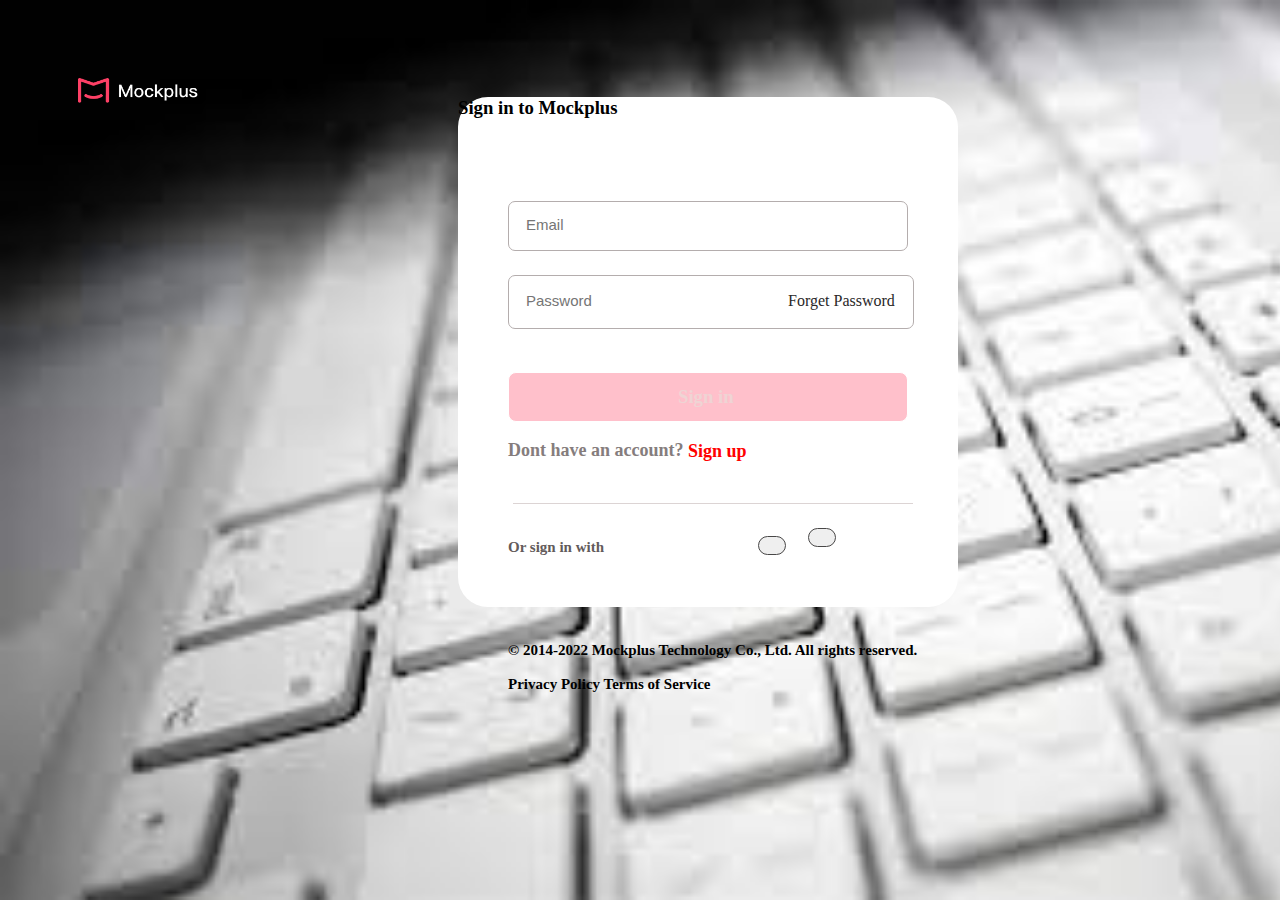
<file: index.html>
<!DOCTYPE html>
<!DOCTYPE html>
<html lang="en">
<head>
    <meta charset="UTF-8">
    <meta name="viewport" content="width=device-width, initial-scale=1.0">
    <title>Index</title>
    <link rel="stylesheet" href="1st prcess.css">
    <link rel="stylesheet" href="https://cdnjs.cloudflare.com/ajax/libs/font-awesome/6.4.0/css/all.min.css" integrity="sha512-iecdLmaskl7CVkqkXNQ/ZH/XLlvWZOJyj7Yy7tcenmpD1ypASozpmT/E0iPtmFIB46ZmdtAc9eNBvH0H/ZpiBw==" crossorigin="anonymous" referrerpolicy="no-referrer" />
</head>
<body>
    <div class="oran">
    <div class="hso405">
    <div class="blade">
   <img src="sign-logo2.png" alt="">
</div>
<div class="leg">
    <h3 class="nail">Sign in to Mockplus</h3>
    <form id="registrationForm">
        <div>
             <label for="email"></label> 
    <input id="name" type="email" name="Email"  onkeyup="validateemail()"  size="40"  placeholder="Email">
    <span id="emailError" class="error"></span>
</div>
<p>
 <div class="towel">

 </div>
 <label form="password"></label>
        <input id="pass" type="password" name="password" onkeyup="validatePassword()" size="40"  placeholder="Password">
   <span id="passwordError" class="errors"></span>
    </p>
</form>
    <div class="naruto">
        Forget Password
    </div>
    <br><br><br>
    <input id="in" type="button" name="Email" size="40" >
    <h3 id="sakura">Sign in</h3>
    <br> <br>
    <h3 id="lee">Dont have an account?</h3>
    <h3 id="victor">Sign up</h3>
    <div class="ninja">

    </div>
    <h3 id="food"> Or sign in with</h3>
    <div class="chair">
   <button id="satoru"> <i class="fa-brands fa-google g1"></i></button>
</div>
<div class="board">
    <button id="sharinga"><i class="fa-brands fa-whatsapp g2"></i></button>
</div>
</div>
<h3 id="lap">
    © 2014-2022 Mockplus Technology Co., Ltd. All rights reserved.  <br><br>
Privacy Policy Terms of Service
</h3>
</div>
</div>
<script>
 const form = document.getElementById("registrationForm");
 const email = document.getElementById("name");
 const emailError = document.getElementById("emailError");
 const emailformat = /^[a-zA-Z0-9._%+-]+@[a-zA-Z0-9.-]+\.[a-zA-Z]{2,}$/;

 function validateemail(){
        if (!email.value) {
                    emailError.textContent = "You must put a email";
                    emailError.style.color = "red";
                    
                } else if (!email.value.match(emailformat)) {
                    emailError.textContent = "please put a valid email ";
                    emailError.style.color = "red";
                    
                    
                } else {
                    emailError.textContent = " valid email";
                    emailError.style.color = "blue";
                }
    }


    </script>
    <script>
        const formm= document.getElementById("registrationForm");
        const password = document.getElementById("pass");
        const passwordError = document.getElementById("passwordError");
        const passformat = /^(?=.[a-z])(?=.[A-Z])(?=.[0-9])(?=.[!@#\$%\^&])[a-zA-Z0-9!@#\$%\^&]{5,15}$/;
        
        function validatePassword(){
            if (!password.value){
                passwordError.textContent = "Input a password";
                passwordError.style.color = "red"

            }else if (!password.value.match(passformat)) {
                passwordError.textContent = "Invalid password ";
                passwordError.style.color = "red";

            } else {
                passwordError.textContent = "strong password";
                passwordError.style.color = "blue";
            }
        }
    </script>
</body>
</html>
</file>
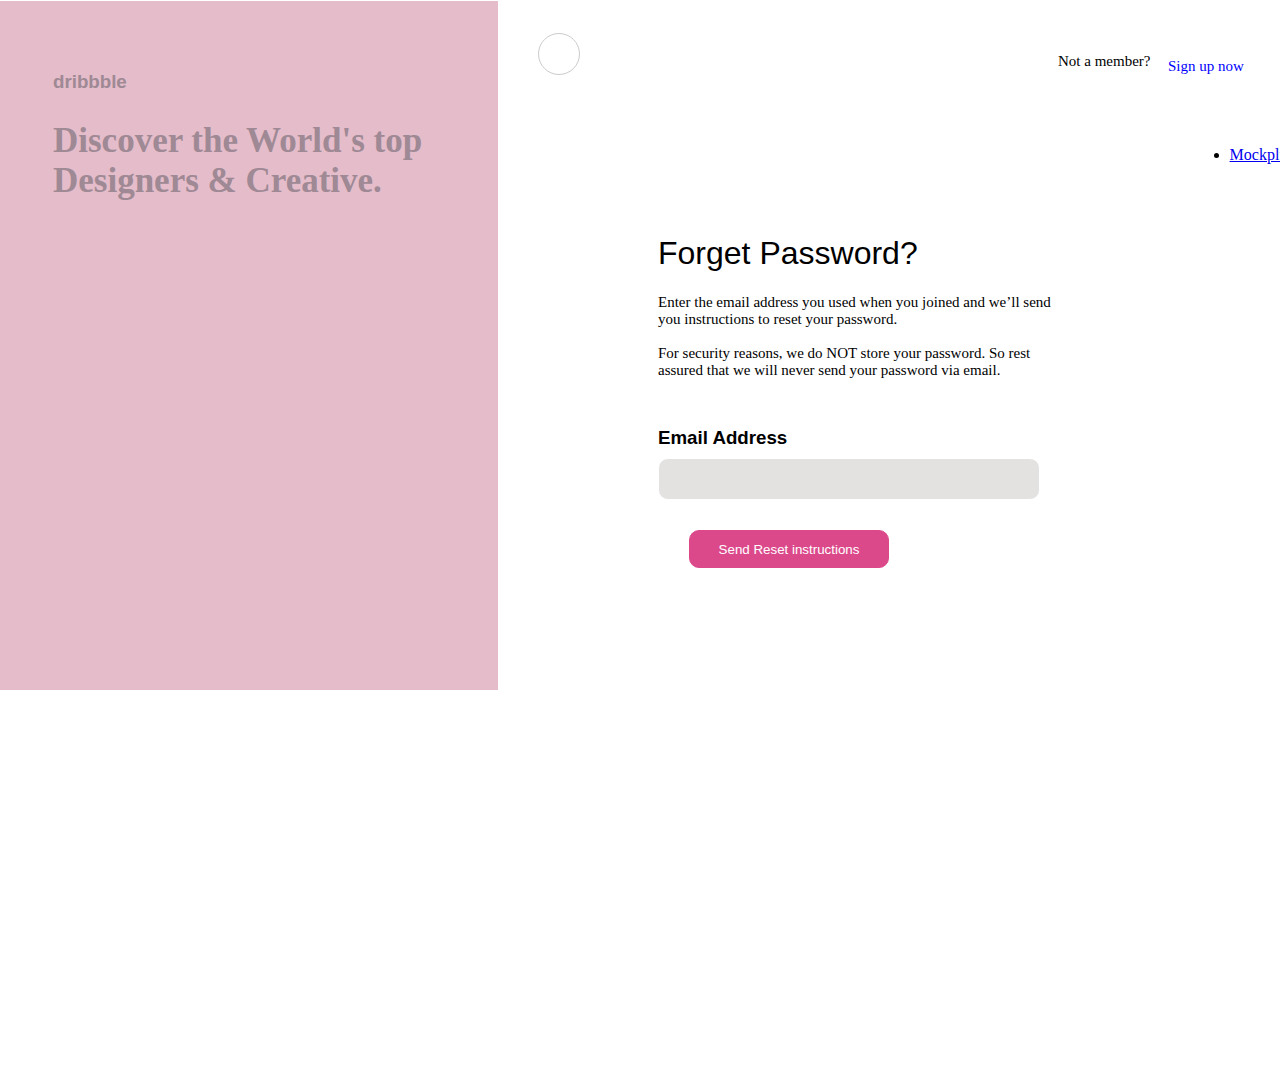
<file: 2nd project.html>
<!DOCTYPE html>
<html lang="en">
<head>
    <meta charset="UTF-8">
    <meta name="viewport" content="width=device-width, initial-scale=1.0">
    <title>2nd project</title>
    <link rel="stylesheet" href="2nd project.css">
    <link rel="stylesheet" href="https://cdnjs.cloudflare.com/ajax/libs/font-awesome/6.4.0/css/all.min.css" integrity="sha512-iecdLmaskl7CVkqkXNQ/ZH/XLlvWZOJyj7Yy7tcenmpD1ypASozpmT/E0iPtmFIB46ZmdtAc9eNBvH0H/ZpiBw==" crossorigin="anonymous" referrerpolicy="no-referrer" />
    <link href="https://cdn.jsdelivr.net/npm/bootstrap@5.3.0/dist/css/bootstrap.min.css" rel="stylesheet" integrity="sha384-9ndCyUaIbzAi2FUVXJi0CjmCapSmO7SnpJef0486qhLnuZ2cdeRhO02iuK6FUUVM" crossorigin="anonymous">
    
</head>
<body>
  
    <div class="animal ">

            <div class="bring">
            <h3 id="robe">dribbble</h3>  
        <br> <br>
            <h1 id="rule"> Discover the World's top <br>
                Designers & Creative.</h1> 
            </div>
    
    

            <div class="love">
                     <button  id="grab"><i class="fa-solid fa-angle-left"></i></button>
             <div class="dropdown">
                        <a class="btn btn-secondary dropdown-toggle" href="#" role="button" data-bs-toggle="dropdown" aria-expanded="false">
                            <i class="fa-solid fa-bars"></i>
                        </a>
                      
                        <ul class="dropdown-menu">
                          <li><a class="dropdown-item" href="index.html">Mockplus</a></li>
                        </ul>
             </div>
                    <h3 id="vee">Not a member? </h3>
                    <h3 id="gee">Sign up now</h3>

                <div class=" lov">
                    <div class="ove">
                    <h1 id="forget">Forget Password? </h1>
                    <h3 id="word">Enter the email address you used when you joined and we’ll send <br>you instructions to reset your password.
                    <br><br>
                      For security reasons, we do NOT store your password. So rest <br>assured that we will never send your password via email.</h3>
                     
                     
                      <h3 id="cure">Email Address</h3>
                      <form id="registrationForm">
                        
                    <input id="load" type="email" name="email" onkeyup="validateemail()" size="40">
                    <span id="emailError" class="error"></span>
                   
                    <button id="pop">Send Reset instructions</button>
                        
                      </form>
                    </div>
                    </div>
            </div>
</div>
<script>
const form = document.getElementById("registrationForm");
 const email = document.getElementById("load");
 const emailError = document.getElementById("emailError");
 const emailformat = /^[a-zA-Z0-9._%+-]+@[a-zA-Z0-9.-]+\.[a-zA-Z]{2,}$/;

 function validateemail(){
        if (!email.value) {
                    emailError.textContent = "You must put a email";
                    emailError.style.color = "red";
                    
                } else if (!email.value.match(emailformat)) {
                    emailError.textContent = "please put a valid email ";
                    emailError.style.color = "red";
                    
                    
                } else {
                    emailError.textContent = " valid email";
                    emailError.style.color = "blue";
                }
    }
</script>

<script src="https://cdn.jsdelivr.net/npm/bootstrap@5.3.0/dist/js/bootstrap.bundle.min.js" integrity="sha384-geWF76RCwLtnZ8qwWowPQNguL3RmwHVBC9FhGdlKrxdiJJigb/j/68SIy3Te4Bkz" crossorigin="anonymous"></script>
</body>
</html>
</file>
<file: 1st prcess.css>
body{
    background-image: url(downl.jpg);
    background-repeat: no-repeat;
    background-size: cover;
    background-attachment: fixed;
    cursor: pointer;
}
.blade{
    position: relative;
    width: 120px;
   top: 70px;
    left:70px;
  
}
img{
    width: 100%;
}
#nail{
    color: black;
    position: relative;
    left:45px;
    bottom:-50px;
    font-size: 30px;
}
#name{
    position: relative;
    left: 50px;
    top: 55px;
    width:400px;
    height: 50px;
    border-radius: 7px;
    border:1px solid rgb(180, 173, 173);
    margin: 8px 0;
    outline: none;
    box-sizing: border-box;
    padding: px;
    text-align: left;
    
}

#name:hover{
    border: 1.2px solid black;
}
#name::placeholder{
transform: translateX(15px);
font-size: 15px;

}
#pass{
    position: relative;
    left: 50px;
    top: 55px;
    width:400px;
    height: 50px;
    border-radius: 7px;
    border:1px solid rgb(180, 173, 173);
}
#pass::placeholder{
    transform: translateX(15px);
    font-size: 15px;
    }
    #pass:hover{
        border: 1.2px solid black;
    }
    .naruto{
        color:rgb(42, 40, 40);
        position: relative;
        left:330px;
        top:2px;
    }
    .naruto:hover{
        color:red;
        cursor: pointer;
    }
    #in{
     position: relative;
    left: 50px;
    top:10px;
    width: 400px;
    height: 50px;
    border-radius: 8px;
    border: 1px solid white;
    background-color:pink;
    }
    #sakura{
        position: relative;
        left: 220px;
        color: rgb(239, 212, 212);
        bottom: 45px;
    }
    #lee{
        position: relative;
        left:50px;
        bottom:85px;
        color:rgb(133, 125, 125);
        font-size: 18px;
    }
    #victor{
        position: relative;
        color:red;
        left: 230px;
        bottom:123px;
        font-size: 18px;
    }
    #victor:hover{
        border-bottom: 1px solid red;
        padding: 7px;
        width: fit-content;
        
    }
    .leg{
        background: white;
        width:500px;
        position: relative;
        height: 510px;
        left: 450px; 
        border-radius: 30px 30px 30px 30px;
        top:40px;
     
    }
    .ninja{
        border-top:1px solid rgb(220, 212, 212);
        position: relative;
        bottom: 100px;
        width: 400px;
        left:55px;
    }
    #food{
        position: relative;
        bottom: 80px;
        left:50px;
        color: rgb(99, 91, 91);
        font-size: 15px;
        
    }
    
.g1{
    background: conic-gradient(from -45deg, #ea4335 110deg, #4285f4 90deg 180deg, #34a853 180deg 270deg, #fbbc05 270deg) 73%;
    -webkit-background-clip: text;
    background-clip:text;
    color:transparent;
    -webkit-text-fill-color:transparent;
    padding: 7px;
    font-size: 10px;
    

}
#satoru{
   border: 1px solid rgb(72, 71, 71);
   border-radius: 100px 100px 100px 100px;
   
}
.chair{
    position: relative;
    left: 300px;
    bottom:115px
}
#sharinga{
    border: 1px solid rgb(72, 71, 71);
    border-radius: 100px 100px 100px 100px;
}
.g2{
    font-size: 10px;
    padding: 7px;
    color:rgb(9, 229, 9);
}
.board{
    position: relative;
    left:350px;
    bottom: 142px;

}
#lap{
    position: relative;
    top:60px;
    left:500px;
    font-size: 15px;
    color:black;
}




@media screen and  (max-width:768px){
.leg{
    height: 350px;
    width: 230px;
    position:relative;
    left:1px;
    bottom:30px;
    border-radius: 10px 10px 10px 10px;

}
#nail{
    position: relative;
    font-size: 15px;
    top: 20px;
    
}
#name{
    position: relative;
    left: 20px;
  width: 200px;
  height:35px;
  top: 20px;
   
}
#name:hover{
    border: 1.2px solid black;
}
#name::placeholder{
    transform: translateX(15px);
    font-size: 10px;
    
    }
#pass{
    position: relative;
    left: 20px;
    width: 195px;
    top: 10px;
    height:35px;
}
#pass::placeholder{
    transform: translateX(15px);
    font-size: 10px;
    }
    #pass:hover{
        border: 1.2px solid black;
    }
    .naruto{
        color:rgb(42, 40, 40);
        position: relative;
        left:150px;
        top:-30px;
        font-size: 9px;

    }
    .naruto:hover{
        color:red;
        cursor: pointer;
    }
    #in{
        width: 200px;
        position: relative;
        left:22px;
        border-radius: 8px;
        border: 1px solid white;
        background-color:pink;
        height:35px;
        top: -55px;
    
    }
    #sakura{
        position: relative;
        left: 100px;
        color: rgb(239, 212, 212);
        top: -105px;
    }
    #lee{
        position: relative;
        left:30px;
        top:-150px;
        color:rgb(133, 125, 125);
        font-size: 10px;
    }
    #victor{

        position: relative;
        color:red;
        left: 130px;
        top:-173px;
        font-size: 10px;
    }
    #victor:hover{
        border-bottom: 1px solid red;
        padding: 7px;
        width: fit-content;
        
    }
    body{
        position: relative;
        background-size:742px 600px;

        min-height:100vh ;

    }
    #lap{
         position: relative;
         font-size: 5px;
         right:2px;
         color:red;
    }
    .ninja{
        border-top:1px solid rgb(220, 212, 212);
        position: relative;
        top: -150px;
        width: 175px;
        left:30px;
    }
    #food{
        position: relative;
        top: -120px;
        left:30px;
        color: rgb(99, 91, 91);
        font-size: 10px;
        
    }
    #satoru{
        border: 1px solid rgb(72, 71, 71);
        border-radius: 100px 100px 100px 100px;
        font-size: 5px;
     }
     .chair{
        position: relative;
        left: 130px;
        top:-150px;
        font-size: 5px;
    }
    #sharinga{
        border: 1px solid rgb(72, 71, 71);
        border-radius: 100px 100px 100px 100px;
    }
    .board{
        position: relative;
        left:180px;
        top: -177px;

    }
    #lap{
        position: relative;
        top:60px;
        left:10px;
        font-size: 8px;
        color:black;
    }
    .blade{
        position: relative;
        width: 120px;
       top: 30px;
        left:10px;
      
    }
    img{
        width: 100%;
    }

    .hso405{
position: relative;
left:300px;
font-size: 15px;

    }
}




@media screen and  (max-height:400px){
    .leg{
        height: 350px;
        width: 230px;
        position:relative;
        left:1px;
        bottom:30px;
        border-radius: 10px 10px 10px 10px;
    
    }
    #nail{
        position: relative;
        font-size: 15px;
        top: 20px;
        
    }
    #name{
        position: relative;
        left: 20px;
      width: 200px;
      height:35px;
      top: 20px;
       
    }
    #name:hover{
        border: 1.2px solid black;
    }
    #name::placeholder{
        transform: translateX(15px);
        font-size: 10px;
        
        }
    #pass{
        position: relative;
        left: 20px;
        width: 195px;
        top: 10px;
        height:35px;
    }
    #pass::placeholder{
        transform: translateX(15px);
        font-size: 10px;
        }
        #pass:hover{
            border: 1.2px solid black;
        }
        .naruto{
            color:rgb(42, 40, 40);
            position: relative;
            left:150px;
            top:-30px;
            font-size: 9px;
    
        }
        .naruto:hover{
            color:red;
            cursor: pointer;
        }
        #in{
            width: 200px;
            position: relative;
            left:22px;
            border-radius: 8px;
            border: 1px solid white;
            background-color:pink;
            height:35px;
            top: -55px;
        
        }
        #sakura{
            position: relative;
            left: 100px;
            color: rgb(239, 212, 212);
            top: -105px;
        }
        #lee{
            position: relative;
            left:30px;
            top:-150px;
            color:rgb(133, 125, 125);
            font-size: 10px;
        }
        #victor{
    
            position: relative;
            color:red;
            left: 130px;
            top:-173px;
            font-size: 10px;
        }
        #victor:hover{
            border-bottom: 1px solid red;
            padding: 7px;
            width: fit-content;
            
        }
        body{
            position: relative;
            background-size:742px 600px;
    
            min-height:100vh ;
    
        }
        #lap{
             position: relative;
             font-size: 5px;
             right:2px;
             color:red;
        }
        .ninja{
            border-top:1px solid rgb(220, 212, 212);
            position: relative;
            top: -150px;
            width: 175px;
            left:30px;
        }
        #food{
            position: relative;
            top: -120px;
            left:30px;
            color: rgb(99, 91, 91);
            font-size: 10px;
            
        }
        #satoru{
            border: 1px solid rgb(72, 71, 71);
            border-radius: 100px 100px 100px 100px;
            font-size: 5px;
         }
         .chair{
            position: relative;
            left: 130px;
            top:-150px;
            font-size: 5px;
        }
        #sharinga{
            border: 1px solid rgb(72, 71, 71);
            border-radius: 100px 100px 100px 100px;
        }
        .board{
            position: relative;
            left:180px;
            top: -177px;
    
        }
        #lap{
            position: relative;
            top:60px;
            left:10px;
            font-size: 8px;
            color:black;
        }
        .blade{
            position: relative;
            width: 120px;
           top: 30px;
            left:10px;
          
        }
        img{
            width: 100%;
        }
    
        .hso405{
    position: relative;
    left:300px;
    font-size: 15px;
    
        }
    }
</file>
<file: 2nd project.css>
body{
    overflow:hidden ;
} 
.dropdown{
    transform: translate(50%);
    position: absolute;
    right:3%;
    bottom:720px;
}

.error{
    font-size: 12px;
    transform: translate(50%);
    position: absolute;
    bottom: 150px;
    right: 27%;
}

.bring{
    background-color: rgb(229, 188, 201);
    width: 500px;
    height: 689px;
    position: relative;
    right:10px;
    bottom:18px;
    
}


#robe{
    font-family:'Trebuchet MS', 'Lucida Sans Unicode', 'Lucida Grande', 'Lucida Sans', Arial, sans-serif;
    position: relative;
    left:55px;
    top:70px;
    cursor: pointer;
    color:rgb(158, 137, 149);
}
#rule{
position: relative;
left:55px;
top:20px;
color:rgb(158, 137, 149);
font-size: 35px;
}
#grab{
    position: relative;
    bottom:675px;
    left:530px;
    font-size: 10px;
    padding:20px;
    border: 1px solid rgb(205, 203, 203);
    border-radius: 50px 50px 50px 50px;
    background-color: white;
    cursor: pointer;
}
#vee{
    position: relative;
    bottom:712px;
    left:1050px;
    font-weight: normal;
    font-size: 15px;
}
#gee{
    position: relative;
    bottom:739px;
    left:1160px;
    color: blue;
    font-weight: normal;
    font-size: 15px;
    cursor: pointer;
}
#forget{
    position: relative;
    bottom: 600px;
    left:650px;
    font-family: 'Trebuchet MS', 'Lucida Sans Unicode', 'Lucida Grande', 'Lucida Sans', Arial, sans-serif;
    font-weight: normal;
}
#word{
    position: relative;
    font-size: 15px;
    bottom:600px;
    left:650px;
    font-weight: normal;
}
#cure{
    position: relative;
    bottom: 570px;
    left: 650px;
    font-family: 'Trebuchet MS', 'Lucida Sans Unicode', 'Lucida Grande', 'Lucida Sans', Arial, sans-serif;
}
#load{
    position: relative;
    left:650px;
    bottom:580px;
    height:10px;
    width: 350px;
    border-radius: 10px 10px 10px 10px;
    border: 1px solid white;
    background-color: rgb(228, 225, 225);
    padding: 15px;
    
}
#load:hover{
    background-color: white;
    box-shadow:0px 0px 2px 2px pink;
 
}
#pop{
    position: relative;
    bottom: 510px;
    left: 295px;
    height: 38px;
    width: 200px;
    border-radius: 10px 10px 10px 10px;
    background-color: rgb(220, 73, 139);
    color: white;
    border:1px solid  rgb(220, 73, 139)
}

#pop:hover{
    cursor: pointer;
    background-color:rgb(225, 101, 157) ;
}

@media screen and (max-width:768px){

    #robe{
        font-family:cursive;
        position: fixed;
        left:55px;
        top:70px;
        cursor: pointer;
        color:rgb(12, 10, 11);
        font-weight: bolder;
    }
    
.error{
    font-size: 12px;
    transform: translate(50%);
    position: absolute;
    bottom: 200px;
    right: 27%;
}
.bring{
    background: none;
    
}
#rule{
    display: none;
}
#grab{
    display: none;
    
}
#vee{
    display: none;
}
#gee{
    display: none;
}
.dropdown{
    transform:translate(65%);
    bottom:625px;
    right:100px;
    position: fixed;

}
li{
   background:rgb(161, 163, 21);
  
    font-weight: bolder;
}
.lov{
   position: fixed;
   right: 800px;
   

}
#forget{
    font-size: 23px;
    font-weight: bolder;
   transform: translate(45%);
  
}
#word{
    transform: translate(34%);
  font-size: 15px;
 
}

#cure{
    transform: translate(42%);
    font-weight: bold;
}
#load{
    transform: translate(41%);

}

#pop{
    transform: translate(241%);
    position: absolute;
    height: 38px;
        width: 350px;
        left: -50px;
        border-radius: 10px 10px 10px 10px;
        background-color: rgb(220, 73, 139);
        color: white;
        border:1px solid  rgb(220, 73, 139)
}
   
#pop:hover{
cursor: pointer;
background-color:rgb(225, 101, 157) ;
}



}
</file>
